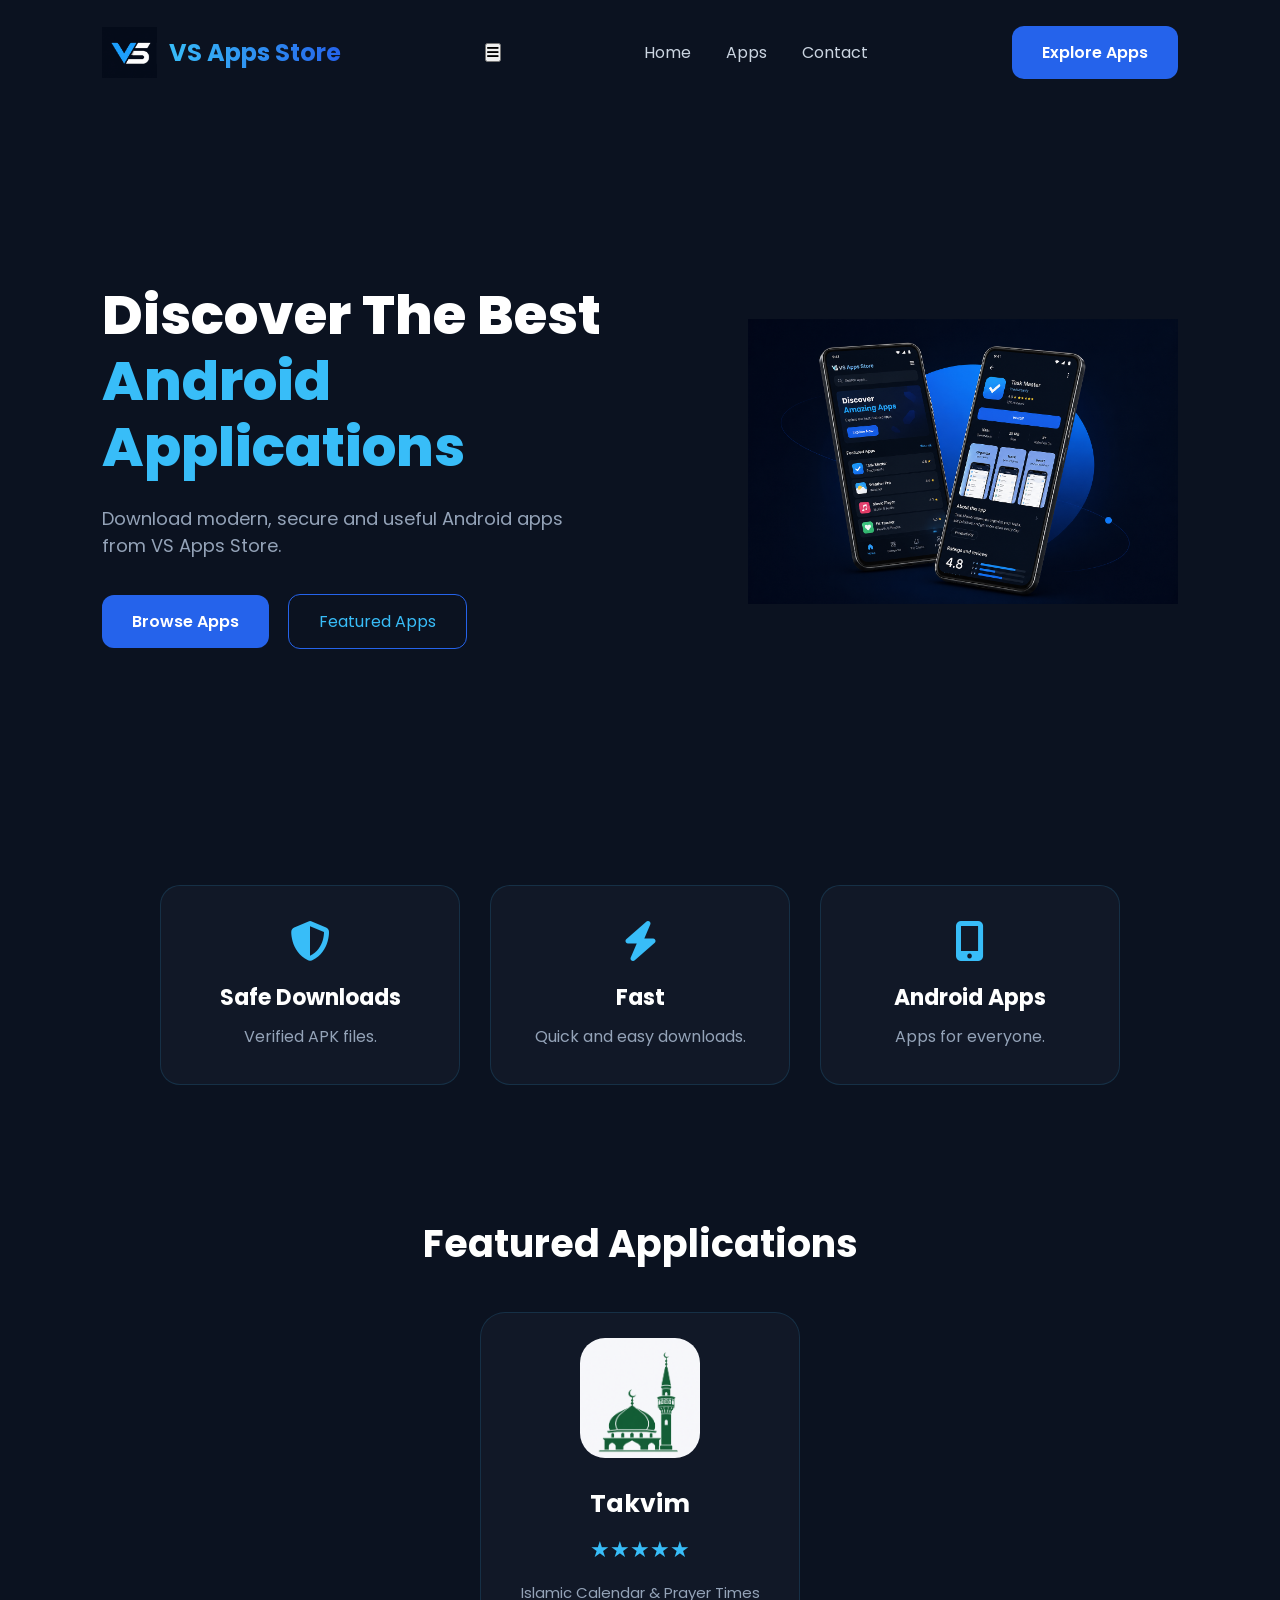
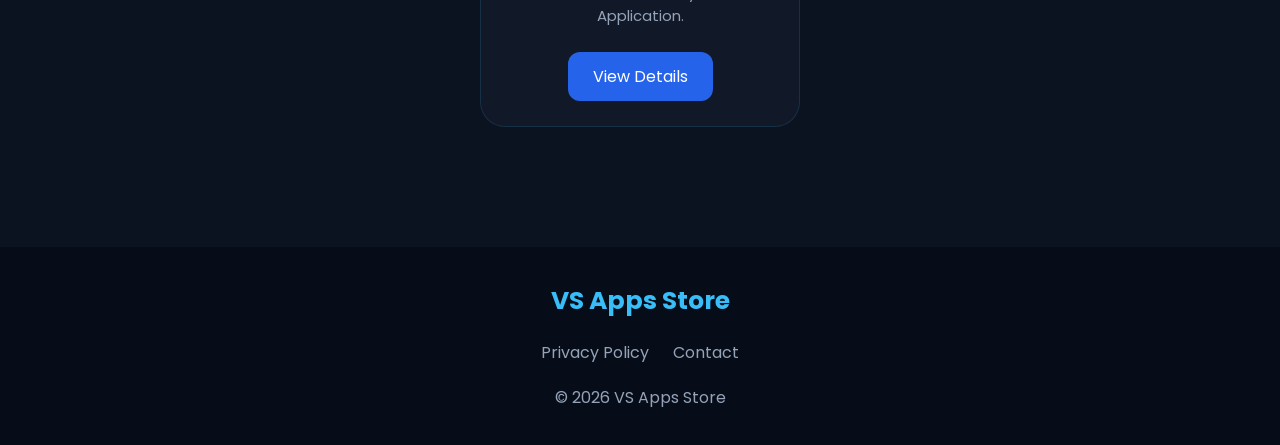
<file: index.html>
<!DOCTYPE html>
<html lang="en">

<head>

<meta charset="UTF-8">
<meta name="viewport" content="width=device-width, initial-scale=1.0">
<meta name="description" content="VS Apps Store - Download Android applications, tools and useful apps.">
<meta name="keywords" content="Android apps, APK download, VS Apps Store, mobile applications">
<meta name="author" content="VS Apps Store">

<title>VS Apps Store | Download Android Apps</title>

<link rel="icon" type="image/png" href="images/logo.png">

<link rel="stylesheet" href="css/style.css">
<link rel="stylesheet" href="css/responsive.css">

<link href="https://fonts.googleapis.com/css2?family=Poppins:wght@300;400;500;600;700;800&display=swap" rel="stylesheet">

<link rel="stylesheet" href="https://cdnjs.cloudflare.com/ajax/libs/font-awesome/6.7.2/css/all.min.css">

</head>


<body>


<!-- HEADER -->

<header>

<nav class="navbar">

<div class="logo">

<img src="images/logo.png" alt="VS Apps Store">

<h2>VS Apps Store</h2>

</div>

<button class="menu-btn">
<i class="fa-solid fa-bars"></i>
</button>

<ul class="nav-links">

<li>
<a href="index.html">Home</a>
</li>

<li>
<a href="apps.html">Apps</a>
</li>

<li>
<a href="contact.html">Contact</a>
</li>

</ul>


<a href="apps.html" class="main-btn">

Explore Apps

</a>


</nav>

</header>




<!-- HERO SECTION -->


<section class="hero">


<div class="hero-content">


<h1>

Discover The Best
<br>
<span>Android Applications</span>

</h1>


<p>

Download modern, secure and useful Android apps from VS Apps Store.

</p>


<div class="hero-buttons">

<a href="apps.html" class="main-btn">

Browse Apps

</a>


<a href="#featured" class="second-btn">

Featured Apps

</a>


</div>


</div>



<div class="hero-image">


<img src="images/hero.png" alt="Apps">

</div>



</section>





<!-- FEATURES -->


<section class="features">


<div class="feature-card">

<i class="fa-solid fa-shield-halved"></i>

<h3>
Safe Downloads
</h3>

<p>
Verified APK files.
</p>

</div>



<div class="feature-card">

<i class="fa-solid fa-bolt"></i>

<h3>
Fast
</h3>

<p>
Quick and easy downloads.
</p>

</div>



<div class="feature-card">

<i class="fa-solid fa-mobile-screen-button"></i>

<h3>
Android Apps
</h3>

<p>
Apps for everyone.
</p>

</div>


</section>





<!-- FEATURED APPS -->


<section id="featured" class="featured">


<h2>
Featured Applications
</h2>



<div class="apps-container">



<div class="app-card">


<img src="images/takvim.png">


<h3>
Takvim
</h3>


<div class="rating">

★★★★★

</div>


<p>
Islamic Calendar & Prayer Times Application.
</p>


<a href="app.html">

View Details

</a>


</div>




</div>


</section>





<!-- FOOTER -->


<footer>

<h3>
VS Apps Store
</h3>


<div class="footer-links">

<a href="privacy.html">
Privacy Policy
</a>


<a href="contact.html">
Contact
</a>

</div>


<p>
© 2026 VS Apps Store
</p>


</footer>



<script src="js/script.js"></script>


</body>

</html>
</file>
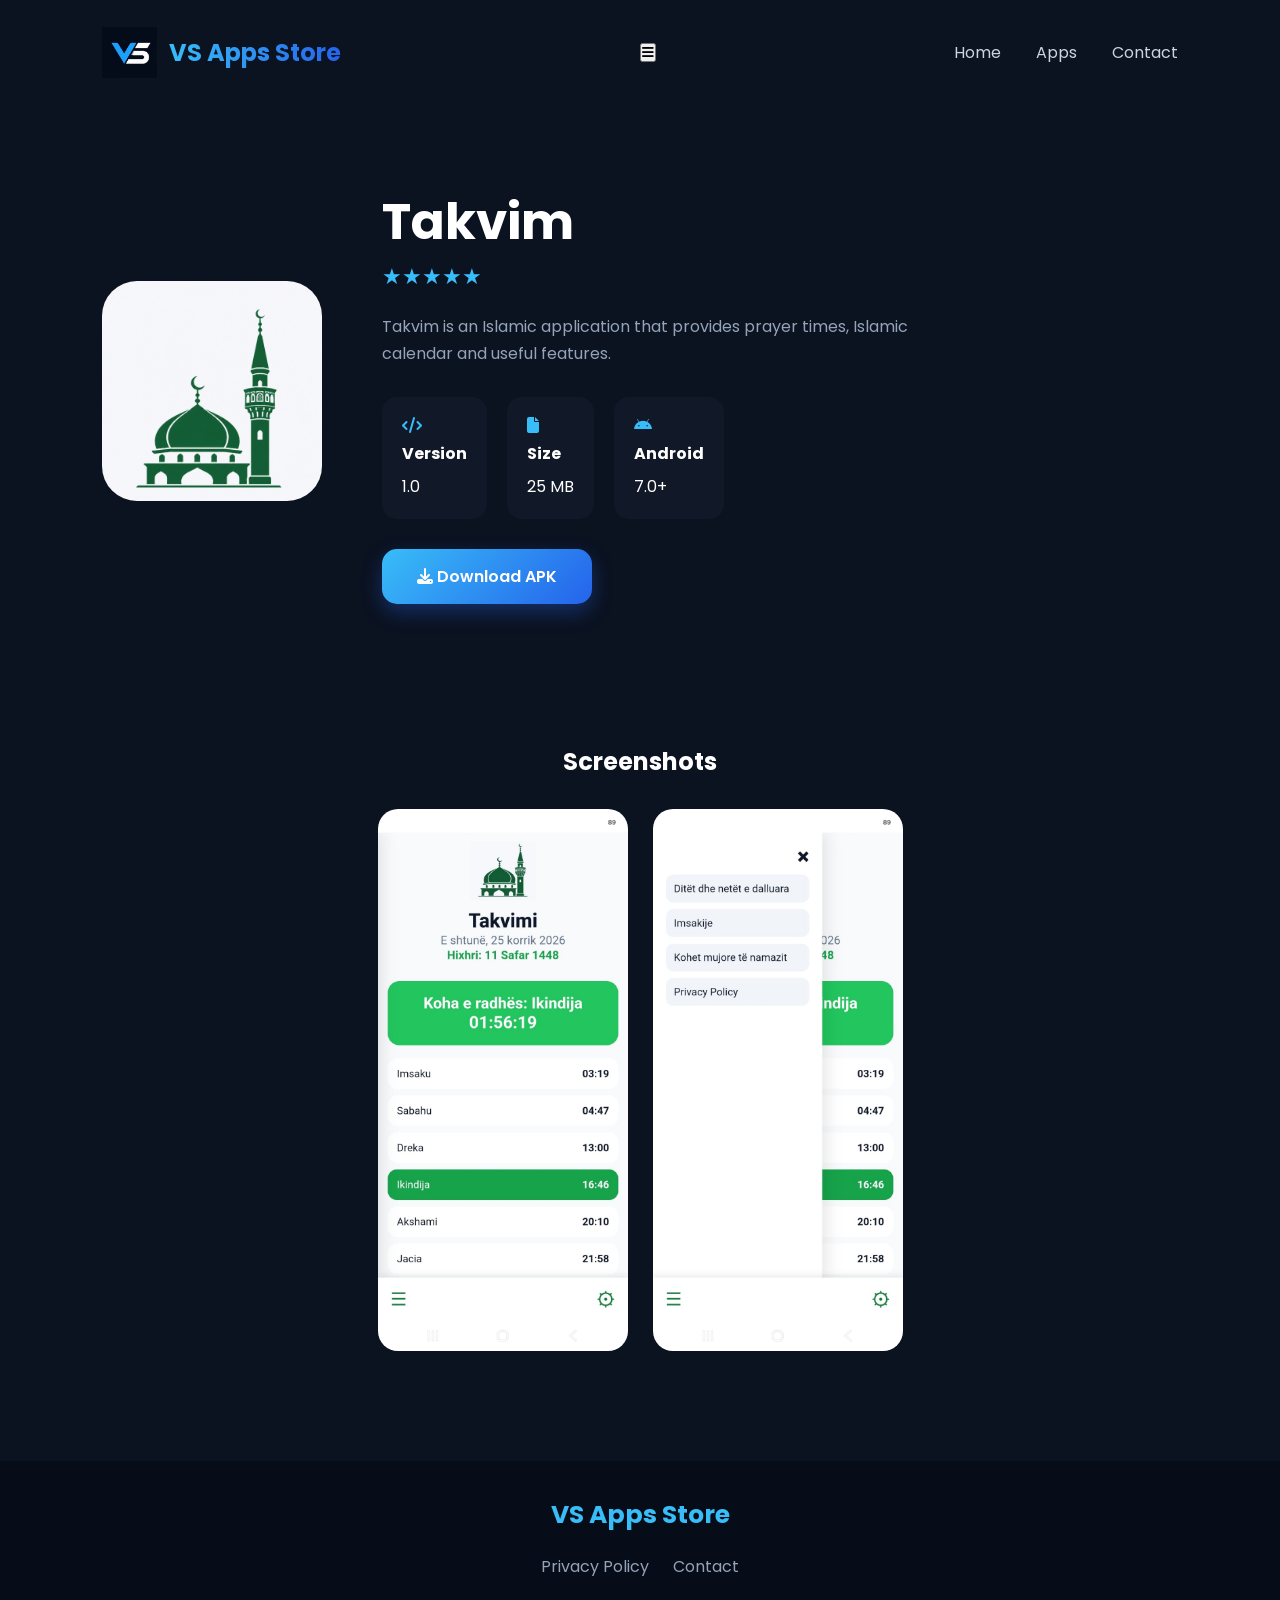
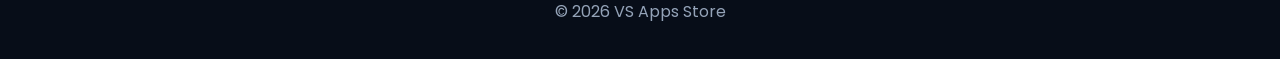
<file: app.html>
<!DOCTYPE html>
<html lang="en">

<head>

<meta charset="UTF-8">
<meta name="viewport" content="width=device-width, initial-scale=1.0">

<title>Takvim | VS Apps Store</title>

<link rel="icon" type="image/png" href="images/logo.png">


<link rel="stylesheet" href="css/style.css">
<link rel="stylesheet" href="css/responsive.css">

<link href="https://fonts.googleapis.com/css2?family=Poppins:wght@300;400;500;600;700;800&display=swap" rel="stylesheet">

<link rel="stylesheet" 
href="https://cdnjs.cloudflare.com/ajax/libs/font-awesome/6.7.2/css/all.min.css">

</head>


<body>


<header>

<nav class="navbar">


<div class="logo">

<img src="images/logo.png">

<h2>VS Apps Store</h2>

</div>

<button class="menu-btn">
<i class="fa-solid fa-bars"></i>
</button>

<ul class="nav-links">

<li>
<a href="index.html">Home</a>
</li>

<li>
<a href="apps.html">Apps</a>
</li>

<li>
<a href="contact.html">Contact</a>
</li>

</ul>


</nav>

</header>




<section class="app-details">


<div class="app-icon">

<img src="images/takvim.png">

</div>



<div class="app-content">


<h1>

Takvim

</h1>


<div class="rating">

★★★★★

</div>



<p>

Takvim is an Islamic application that provides prayer times,
Islamic calendar and useful features.

</p>



<div class="details-box">


<div>

<i class="fa-solid fa-code"></i>

<strong>Version</strong>

<span>1.0</span>

</div>



<div>

<i class="fa-solid fa-file"></i>

<strong>Size</strong>

<span>25 MB</span>

</div>



<div>

<i class="fa-brands fa-android"></i>

<strong>Android</strong>

<span>7.0+</span>

</div>



</div>



<a href="downloads/Takvimi (2).apk" class="download-apk">

<i class="fa-solid fa-download"></i>

Download APK

</a>



</div>


</section>





<section class="screenshots">


<h2>

Screenshots

</h2>


<div class="shots">


<img src="screenshots/takvim1.png">

<img src="screenshots/takvim2.png">


</div>


</section>




<footer>

<h3>
VS Apps Store
</h3>


<div class="footer-links">

<a href="privacy.html">
Privacy Policy
</a>


<a href="contact.html">
Contact
</a>

</div>


<p>
© 2026 VS Apps Store
</p>


</footer>



</body>

</html>
</file>
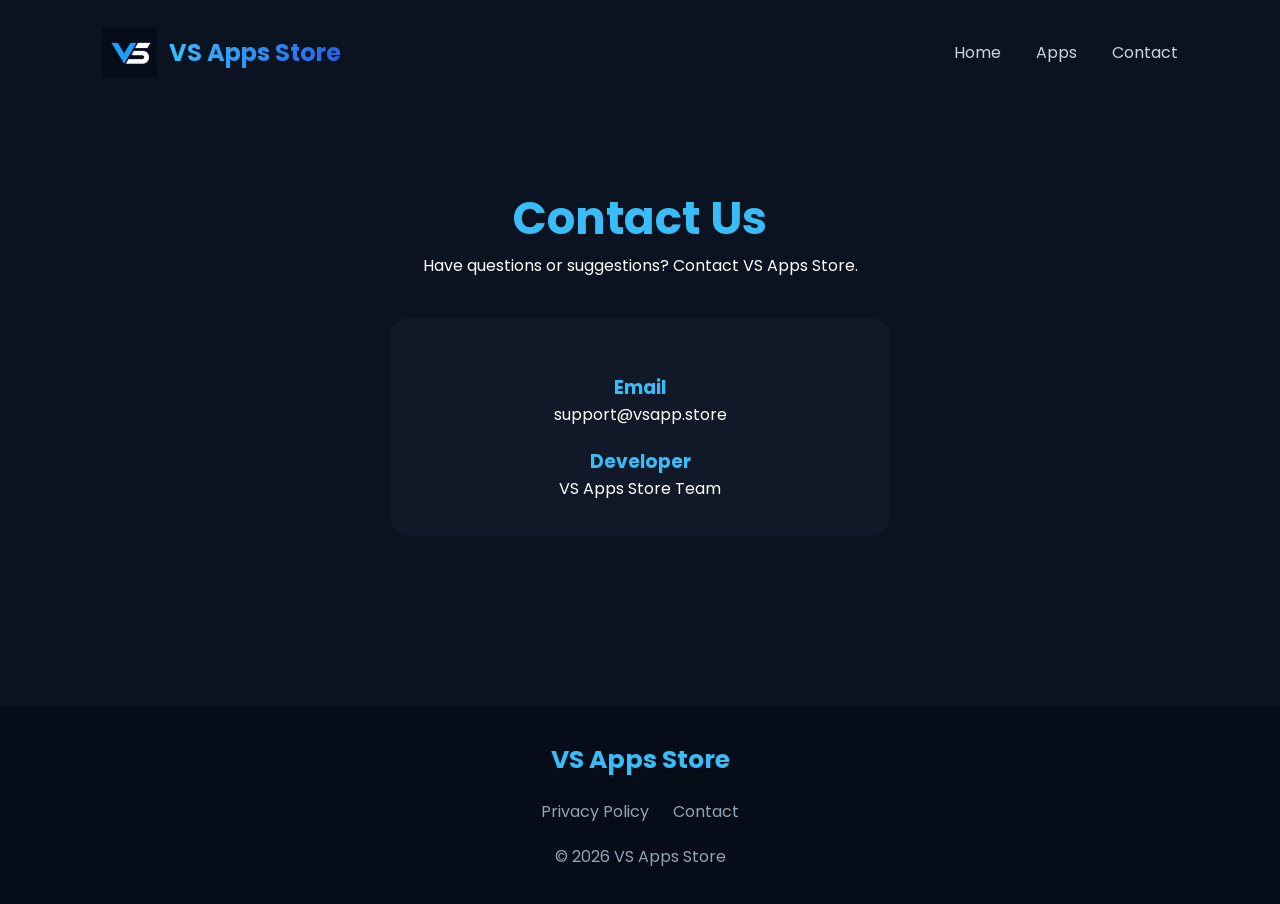
<file: contact.html>
<!DOCTYPE html>
<html lang="en">

<head>

<meta charset="UTF-8">
<meta name="viewport" content="width=device-width, initial-scale=1.0">

<title>Contact | VS Apps Store</title>
<link rel="icon" type="image/png" href="images/logo.png">

<link rel="stylesheet" href="css/style.css">
<link rel="stylesheet" href="css/responsive.css">

<link href="https://fonts.googleapis.com/css2?family=Poppins:wght@300;400;500;600;700&display=swap" rel="stylesheet">

</head>


<body>


<header>

<nav class="navbar">

<div class="logo">

<img src="images/logo.png">

<h2>VS Apps Store</h2>

</div>


<ul class="nav-links">

<li><a href="index.html">Home</a></li>

<li><a href="apps.html">Apps</a></li>

<li><a href="contact.html">Contact</a></li>

</ul>


</nav>

</header>



<section class="contact-page">


<h1>
Contact Us
</h1>


<p>
Have questions or suggestions?
Contact VS Apps Store.
</p>



<div class="contact-box">


<h3>
Email
</h3>

<p>
support@vsapp.store
</p>



<h3>
Developer
</h3>

<p>
VS Apps Store Team
</p>


</div>



</section>



<footer>

<h3>
VS Apps Store
</h3>


<div class="footer-links">

<a href="privacy.html">
Privacy Policy
</a>


<a href="contact.html">
Contact
</a>

</div>


<p>
© 2026 VS Apps Store
</p>


</footer>


</body>

</html>
</file>
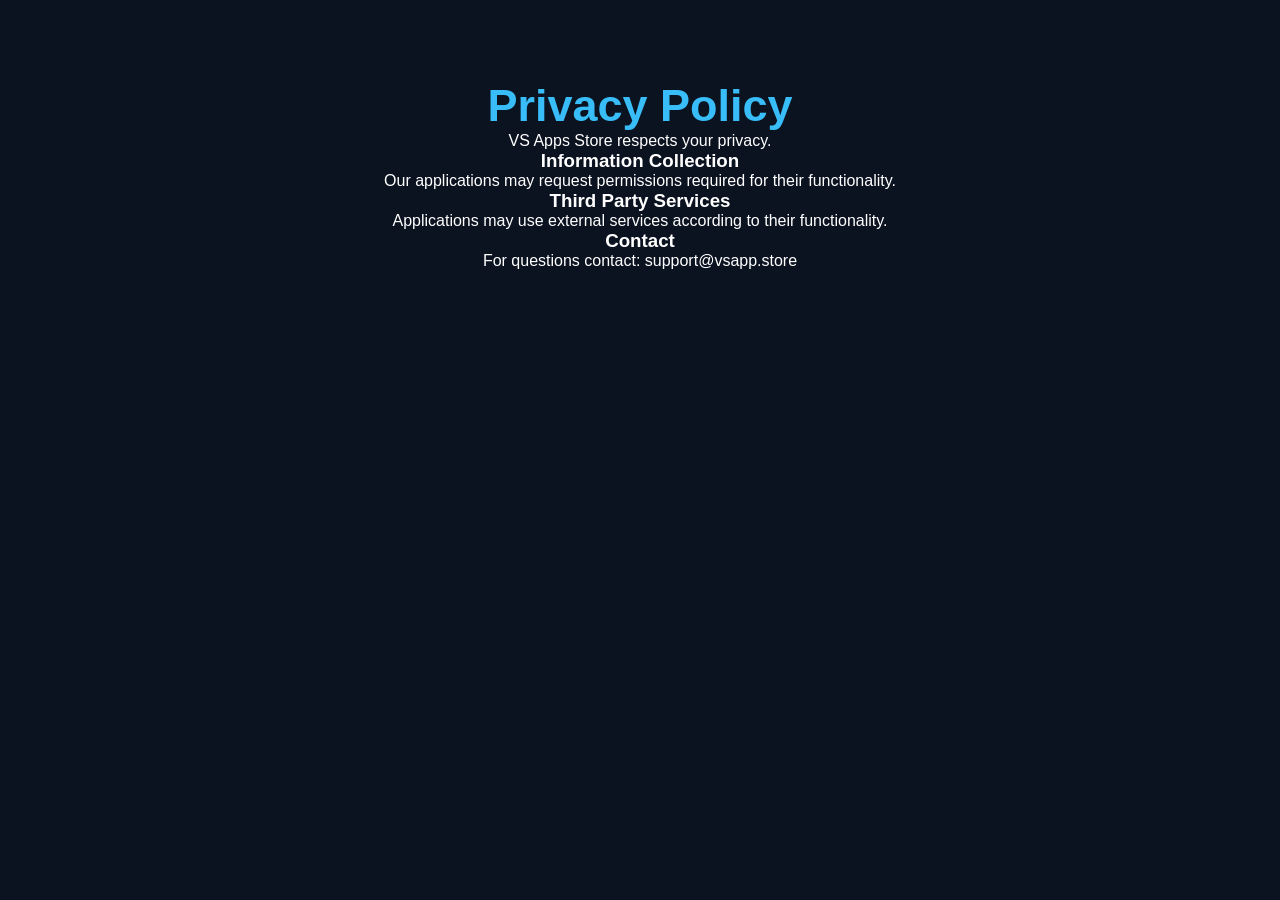
<file: privacy.html>
<!DOCTYPE html>
<html lang="en">

<head>

<meta charset="UTF-8">

<meta name="viewport" content="width=device-width, initial-scale=1.0">

<title>Privacy Policy | VS Apps Store</title>

<link rel="icon" type="image/png" href="images/logo.png">

<link rel="stylesheet" href="css/style.css">

</head>


<body>


<section class="privacy">


<h1>
Privacy Policy
</h1>


<p>

VS Apps Store respects your privacy.

</p>


<h3>
Information Collection
</h3>


<p>

Our applications may request permissions required
for their functionality.

</p>


<h3>
Third Party Services
</h3>


<p>

Applications may use external services according
to their functionality.

</p>


<h3>
Contact
</h3>


<p>

For questions contact:
support@vsapp.store

</p>



</section>



</body>

</html>
</file>
<file: css/style.css>
/* =========================
   VS APPS STORE
   MAIN STYLE
========================= */


*{
    margin:0;
    padding:0;
    box-sizing:border-box;
}


body{

    font-family:'Poppins', sans-serif;
    background:#0B1220;
    color:white;

}


/* =========================
   HEADER
========================= */


header{

    width:100%;
    padding:25px 8%;
    position:relative;

}


.navbar{

    display:flex;
    justify-content:space-between;
    align-items:center;

}



.logo{

    display:flex;
    align-items:center;
    gap:12px;

}


.logo img{

    width:55px;
    height:55px;
    object-fit:contain;

}


.logo h2{

    font-size:24px;
    font-weight:700;

    background:linear-gradient(
        90deg,
        #38BDF8,
        #2563EB
    );

    -webkit-background-clip:text;
    color:transparent;

}




.nav-links{

    display:flex;
    list-style:none;
    gap:35px;

}


.nav-links a{

    color:#CBD5E1;
    text-decoration:none;
    font-size:16px;
    transition:.3s;

}


.nav-links a:hover{

    color:#38BDF8;

}





/* =========================
 BUTTONS
========================= */


.main-btn{


    display:inline-block;
    padding:14px 30px;

    background:#2563EB;

    color:white;

    text-decoration:none;

    border-radius:12px;

    font-weight:600;

    transition:.3s;


}



.main-btn:hover{

    background:#38BDF8;

    transform:translateY(-3px);

}




.second-btn{


    display:inline-block;

    padding:14px 30px;

    margin-left:15px;

    border:1px solid #2563EB;

    color:#38BDF8;

    border-radius:12px;

    text-decoration:none;


}



/* =========================
 HERO SECTION
========================= */


.hero{


    min-height:80vh;

    display:flex;

    align-items:center;

    justify-content:space-between;

    padding:60px 8%;


}




.hero-content{


    width:50%;

}



.hero-content h1{


    font-size:55px;

    line-height:1.2;

    font-weight:800;


}



.hero-content h1 span{


    color:#38BDF8;


}



.hero-content p{


    margin-top:25px;

    color:#94A3B8;

    font-size:18px;

    max-width:500px;


}




.hero-buttons{

    margin-top:35px;

}



.hero-image{


    width:40%;

}



.hero-image img{


    width:100%;

    animation:float 4s infinite ease-in-out;


}




@keyframes float{


    0%{

        transform:translateY(0);

    }


    50%{

        transform:translateY(-15px);

    }


    100%{

        transform:translateY(0);

    }


}

/* =========================
   FEATURES SECTION
========================= */


.features{

    display:flex;
    justify-content:center;
    gap:30px;
    padding:60px 8%;

}


.feature-card{

    background:#111827;

    width:300px;

    padding:35px 25px;

    text-align:center;

    border-radius:20px;

    border:1px solid rgba(56,189,248,0.15);

    transition:.3s;

}



.feature-card:hover{

    transform:translateY(-10px);

    border-color:#38BDF8;

    box-shadow:0 15px 40px rgba(37,99,235,.25);

}



.feature-card i{

    font-size:40px;

    color:#38BDF8;

    margin-bottom:20px;

}



.feature-card h3{

    font-size:22px;

    margin-bottom:10px;

}



.feature-card p{

    color:#94A3B8;

}





/* =========================
   FEATURED APPS
========================= */


.featured{

    padding:70px 8%;

    text-align:center;

}



.featured h2{

    font-size:38px;

    margin-bottom:40px;

}





.apps-container{


    display:flex;

    justify-content:center;

    gap:30px;


}





.app-card{


    width:320px;


    background:#111827;


    padding:30px;


    border-radius:25px;


    text-align:center;


    border:1px solid rgba(56,189,248,.15);


    transition:.3s;


}



.app-card:hover{


    transform:translateY(-10px);


    box-shadow:0 20px 50px rgba(0,0,0,.4);


}




.app-card img{


    width:120px;

    height:120px;

    border-radius:25px;

    object-fit:cover;

    margin-bottom:20px;


}




.app-card h3{


    font-size:25px;

    margin-bottom:10px;


}



.rating{


    color:#38BDF8;

    font-size:22px;

    margin-bottom:15px;


}




.app-card p{


    color:#94A3B8;

    font-size:15px;

    margin-bottom:25px;


}




.app-card a{


    display:inline-block;

    padding:12px 25px;

    background:#2563EB;

    color:white;

    text-decoration:none;

    border-radius:12px;

    transition:.3s;


}



.app-card a:hover{


    background:#38BDF8;


}





/* =========================
   FOOTER
========================= */


footer{


    background:#070D18;

    text-align:center;

    padding:35px;


    margin-top:50px;


}



footer h3{


    color:#38BDF8;

    font-size:25px;


}



footer p{


    color:#94A3B8;

    margin-top:10px;


}

/* =========================
   APPS PAGE
========================= */


.apps-page{

    padding:70px 8%;

    text-align:center;

}



.apps-page h1{

    font-size:45px;

}



.apps-page p{

    color:#94A3B8;

    margin-top:15px;

}



.apps-grid{

    margin-top:50px;

    display:grid;

    grid-template-columns:repeat(auto-fit,minmax(280px,1fr));

    gap:30px;

}



.app-info{

    display:flex;

    justify-content:space-between;

    margin:20px 0;

    color:#94A3B8;

    font-size:14px;

}

/* =========================
   APP DETAILS PAGE
========================= */


.app-details{

    padding:80px 8%;

    display:flex;

    align-items:center;

    gap:60px;

}



.app-icon img{

    width:220px;

    height:220px;

    border-radius:35px;

}



.app-content{

    max-width:600px;

}



.app-content h1{

    font-size:50px;

}



.app-content p{

    color:#94A3B8;

    margin:20px 0;

    line-height:1.7;

}




.details-box{

    display:flex;

    gap:20px;

    margin:30px 0;

    flex-wrap:wrap;

}



.details-box div{

    background:#111827;

    padding:20px;

    border-radius:15px;

    display:flex;

    flex-direction:column;

    gap:8px;

}



.details-box i{

    color:#38BDF8;

}



.download-apk{

    display:inline-block;

    padding:15px 35px;

    background:linear-gradient(
        135deg,
        #38BDF8,
        #2563EB
    );

    color:white;

    text-decoration:none;

    border-radius:15px;

    font-weight:600;

    box-shadow:0 8px 20px rgba(37,99,235,0.35);

    transition:0.3s;

}



.download-apk:hover{

    transform:translateY(-3px);

}



.download-apk:hover{

    background:#38BDF8;

}



.screenshots{

    padding:60px 8%;

    text-align:center;

}



.shots{

    display:flex;

    justify-content:center;

    gap:25px;

    margin-top:30px;

}



.shots img{

    width:250px;

    border-radius:20px;

}
/* CONTACT + PRIVACY */


.contact-page,
.privacy{

    padding:80px 8%;

    text-align:center;

}


.contact-page h1,
.privacy h1{

    font-size:45px;

    color:#38BDF8;

}



.contact-box{

    margin:40px auto;

    max-width:500px;

    background:#111827;

    padding:35px;

    border-radius:20px;

}


.contact-box h3{

    color:#38BDF8;

    margin-top:20px;

}



.footer-links{

    margin:20px;

}


.footer-links a{

    color:#94A3B8;

    text-decoration:none;

    margin:10px;

}

.search-box{

    width:100%;
    max-width:550px;

    margin:40px auto;

    background:#111827;

    padding:15px 20px;

    border-radius:18px;

    display:flex;

    align-items:center;

    gap:12px;

    border:1px solid rgba(56,189,248,.25);

}


.search-box i{

    color:#38BDF8;

    font-size:20px;

}


.search-box input{

    flex:1;

    width:100%;

    background:transparent;

    border:none;

    outline:none;

    color:white;

    font-size:16px;

}

/* APP CARD IMPROVEMENT */


.app-card{

    background:#111827;

    padding:25px;

    border-radius:25px;

    transition:0.3s;

}



.app-card:hover{

    transform:translateY(-8px);

}



.app-card img{

    width:120px;

    height:120px;

    border-radius:25px;

}



.app-meta{

    display:flex;

    justify-content:space-between;

    margin:20px 0;

    color:#94A3B8;

    font-size:14px;

}



.app-buttons{

    display:flex;

    gap:10px;

}



.app-buttons a{

    flex:1;

    padding:13px;

    border-radius:14px;

    background:linear-gradient(
        135deg,
        #38BDF8,
        #2563EB
    );

    color:white;

    text-decoration:none;

    text-align:center;

    font-weight:600;

    transition:0.3s;

    box-shadow:0 8px 20px rgba(37,99,235,0.35);

}



.app-buttons a:hover{

    transform:translateY(-3px);

    background:linear-gradient(
        135deg,
        #60A5FA,
        #38BDF8
    );

}



.app-buttons a:hover{

    background:#38BDF8;

}
</file>
<file: css/responsive.css>
/* =========================
   RESPONSIVE DESIGN
   MOBILE + TABLET
========================= */


@media(max-width:1024px){


    .hero{

        flex-direction:column;

        text-align:center;

    }



    .hero-content{

        width:100%;

    }



    .hero-content h1{

        font-size:45px;

    }



    .hero-image{

        width:70%;

        margin-top:40px;

    }



    .features{

        flex-wrap:wrap;

    }



}




@media(max-width:768px){


header{

    padding:15px 20px;

}


.navbar{

    flex-direction:row;
    justify-content:space-between;
    align-items:center;

}


/* LOGO LEFT */

.logo{

    display:flex;
    align-items:center;
    gap:10px;

}


.logo img{

    width:45px;
    height:45px;

}


.logo h2{

    font-size:18px;

}


/* MENU RIGHT */

.menu-btn{

    display:block;

    background:none;

    border:none;

    color:white;

    font-size:28px;

}


/* HIDE DESKTOP BUTTON */

.main-btn{

    display:none;

}



/* MOBILE NAV */

.nav-links{

    position:absolute;

    top:75px;

    left:20px;

    right:20px;

    background:#111827;

    padding:20px;

    border-radius:15px;

    display:none;

    flex-direction:column;

    text-align:center;

    z-index:1000;

}



.nav-links.active{

    display:flex;

}



/* HERO */

.hero{

    flex-direction:column;

    text-align:center;

    padding:40px 20px;

}


.hero-content{

    width:100%;

}



.hero-content h1{

    font-size:32px;

}


/* APP DETAILS */


.app-details{

    flex-direction:column;

    padding:40px 20px;

    text-align:center;

}


.app-icon img{

    width:150px;

    height:150px;

}


.app-content h1{

    font-size:35px;

}


.details-box{

    flex-direction:column;

}


.details-box div{

    width:100%;

}


.download-apk{

    width:100%;

}



.shots{

    flex-direction:column;

}



.shots img{

    width:90%;

}


}





@media(max-width:480px){



.hero-content h1{

    font-size:30px;

}



.logo img{

    width:45px;

    height:45px;

}



.main-btn{

    padding:12px 20px;

}



}
/* MOBILE MENU */


@media(max-width:768px){


.nav-links{


    display:none;

    flex-direction:column;

    background:#111827;

    padding:20px;

    border-radius:15px;


}



.nav-links.active{


    display:flex;


}


}

@media(max-width:768px){


.app-details{

    flex-direction:column;

    padding:40px 20px;

    text-align:center;

}


.app-icon img{

    width:150px;

    height:150px;

}



.app-content h1{

    font-size:35px;

}



.app-content p{

    font-size:15px;

}



.details-box{

    flex-direction:column;

    width:100%;

}



.details-box div{

    width:100%;

}



.download-apk{

    width:100%;

}



.shots{

    flex-direction:column;

    align-items:center;

}



.shots img{

    width:90%;

}



}

@media(max-width:480px){


.app-card{

    width:100%;

    padding:20px;

}



.app-card img{

    width:100px;

    height:100px;

}


}
@media(max-width:768px){


.search-box{

    width:calc(100% - 40px);

    margin:25px auto;

    padding:12px 15px;

    border-radius:15px;

}


.search-box input{

    font-size:14px;

}


}

@media(max-width:768px){


.app-buttons a,
.download-apk{

    background:linear-gradient(
        135deg,
        #38BDF8,
        #2563EB
    ) !important;

    color:white !important;

}



.app-buttons a:hover,
.download-apk:hover{

    background:linear-gradient(
        135deg,
        #60A5FA,
        #38BDF8
    ) !important;

}


}
</file>
